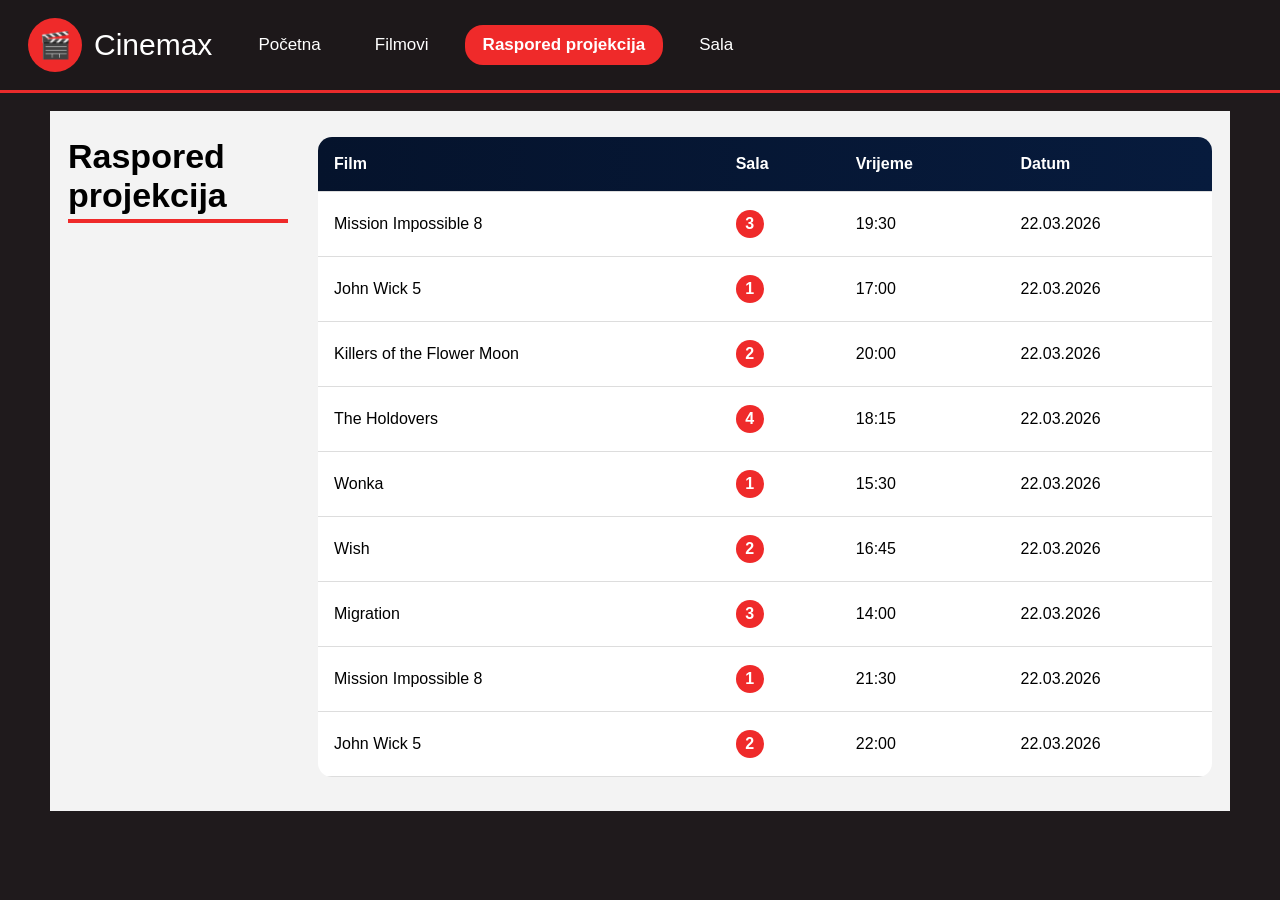
<file: raspored.html>
<!DOCTYPE html>
<html lang="bs">
<head>
    <meta charset="UTF-8">
    <meta name="viewport" content="width=device-width, initial-scale=1.0">
    <title>Cinemax - Raspored projekcija</title>
    <link rel="stylesheet" href="raspored.css">
</head>
<body>
    <nav class="meni">
        <ul>
            <li class="brand">
                <div class="logo-krug">🎬</div>
                <span class="brand-naziv">Cinemax</span>
            </li>
            <li><a href="index.html">Početna</a></li>
            <li><a href="filmovi.html">Filmovi</a></li>
            <li><a href="raspored.html" class="aktivno">Raspored projekcija</a></li>
            <li><a href="sala.html">Sala</a></li>
        </ul>
    </nav>

    <main class="wrapper">
        <aside class="naslov-blok">
            <h2>Raspored projekcija</h2>
        </aside>

        <section class="tabela-wrapper">
            <table>
                <thead>
                    <tr>
                        <th>Film</th>
                        <th>Sala</th>
                        <th>Vrijeme</th>
                        <th>Datum</th>
                    </tr>
                </thead>
                <tbody>
                    <tr><td>Mission Impossible 8</td><td><span class="krug">3</span></td><td>19:30</td><td>22.03.2026</td></tr>
                    <tr><td>John Wick 5</td><td><span class="krug">1</span></td><td>17:00</td><td>22.03.2026</td></tr>
                    <tr><td>Killers of the Flower Moon</td><td><span class="krug">2</span></td><td>20:00</td><td>22.03.2026</td></tr>
                    <tr><td>The Holdovers</td><td><span class="krug">4</span></td><td>18:15</td><td>22.03.2026</td></tr>
                    <tr><td>Wonka</td><td><span class="krug">1</span></td><td>15:30</td><td>22.03.2026</td></tr>
                    <tr><td>Wish</td><td><span class="krug">2</span></td><td>16:45</td><td>22.03.2026</td></tr>
                    <tr><td>Migration</td><td><span class="krug">3</span></td><td>14:00</td><td>22.03.2026</td></tr>
                    <tr><td>Mission Impossible 8</td><td><span class="krug">1</span></td><td>21:30</td><td>22.03.2026</td></tr>
                    <tr><td>John Wick 5</td><td><span class="krug">2</span></td><td>22:00</td><td>22.03.2026</td></tr>
                </tbody>
            </table>
        </section>
    </main>
</body>
</html>
</file>
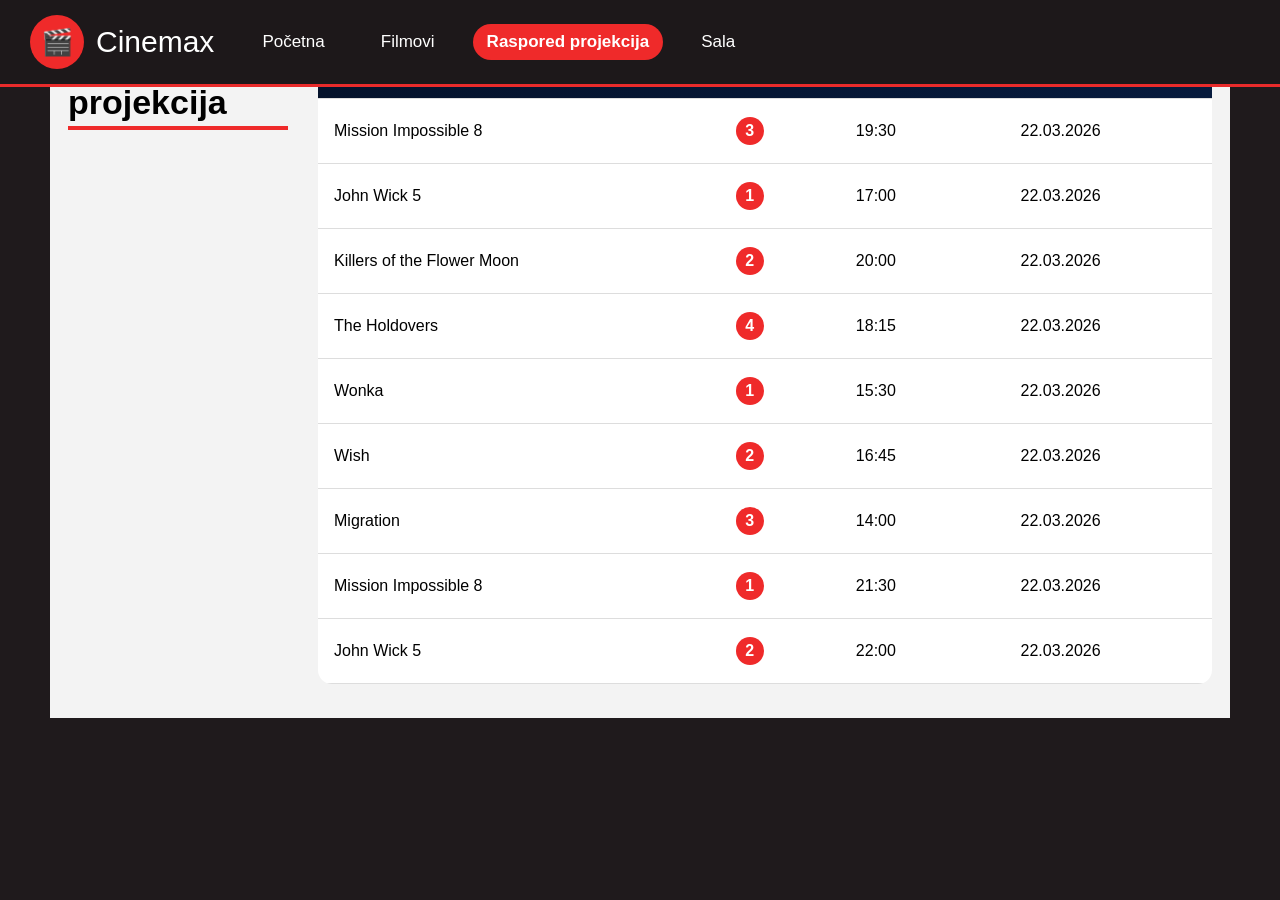
<file: html/raspored.html>
<!DOCTYPE html>
<html lang="bs">
<head>
    <meta charset="UTF-8">
    <meta name="viewport" content="width=device-width, initial-scale=1.0">
    <title>Cinemax - Raspored projekcija</title>
    <link rel="stylesheet" href="../css/raspored.css">
</head>
<body>
    <nav class="meni">
        <ul>
            <li class="brand">
                <div class="logo-krug">🎬</div>
                <span class="brand-naziv">Cinemax</span>
            </li>
            <li><a href="index.html">Početna</a></li>
            <li><a href="filmovi.html">Filmovi</a></li>
            <li><a href="raspored.html" class="aktivno">Raspored projekcija</a></li>
            <li><a href="sala.html">Sala</a></li>
        </ul>
    </nav>

    <main class="wrapper">
        <aside class="naslov-blok">
            <h2>Raspored projekcija</h2>
        </aside>

        <section class="tabela-wrapper">
            <table>
                <thead>
                    <tr>
                        <th>Film</th>
                        <th>Sala</th>
                        <th>Vrijeme</th>
                        <th>Datum</th>
                    </tr>
                </thead>
                <tbody>
                    <tr><td>Mission Impossible 8</td><td><span class="krug">3</span></td><td>19:30</td><td>22.03.2026</td></tr>
                    <tr><td>John Wick 5</td><td><span class="krug">1</span></td><td>17:00</td><td>22.03.2026</td></tr>
                    <tr><td>Killers of the Flower Moon</td><td><span class="krug">2</span></td><td>20:00</td><td>22.03.2026</td></tr>
                    <tr><td>The Holdovers</td><td><span class="krug">4</span></td><td>18:15</td><td>22.03.2026</td></tr>
                    <tr><td>Wonka</td><td><span class="krug">1</span></td><td>15:30</td><td>22.03.2026</td></tr>
                    <tr><td>Wish</td><td><span class="krug">2</span></td><td>16:45</td><td>22.03.2026</td></tr>
                    <tr><td>Migration</td><td><span class="krug">3</span></td><td>14:00</td><td>22.03.2026</td></tr>
                    <tr><td>Mission Impossible 8</td><td><span class="krug">1</span></td><td>21:30</td><td>22.03.2026</td></tr>
                    <tr><td>John Wick 5</td><td><span class="krug">2</span></td><td>22:00</td><td>22.03.2026</td></tr>
                </tbody>
            </table>
        </section>
    </main>
</body>
</html>
</file>
<file: raspored.css>
* {
    margin: 0;
    padding: 0;
    box-sizing: border-box;
}

body {
    font-family: Arial, sans-serif;
    background-color: #1f1a1c;
    min-width: 300px;
}

.meni {
    width: 100%;
    background-color: #1d181a;
    border-bottom: 3px solid #e92b2b;
}

.meni ul {
    list-style: none;
    display: flex;
    align-items: center;
    gap: 18px;
    padding: 18px 28px;
    flex-wrap: nowrap;
}

.brand {
    display: flex;
    align-items: center;
    gap: 12px;
    margin-right: 10px;
}

.logo-krug {
    width: 54px;
    height: 54px;
    border-radius: 50%;
    background-color: #ef2a2a;
    color: white;
    display: flex;
    align-items: center;
    justify-content: center;
    font-size: 26px;
}

.brand-naziv {
    color: white;
    font-size: 30px;
}

.meni a {
    text-decoration: none;
    color: white;
    padding: 10px 18px;
    border-radius: 18px;
    display: inline-block;
    font-size: 17px;
}

.meni a.aktivno {
    background-color: #ef2a2a;
    font-weight: bold;
}

.wrapper {
    max-width: 1180px;
    margin: 18px auto 40px auto;
    background-color: #f3f3f3;
    display: grid;
    grid-template-columns: 220px 1fr;
    gap: 30px;
    padding: 26px 18px 34px 18px;
}

.naslov-blok h2 {
    font-size: 34px;
    display: inline-block;
    border-bottom: 4px solid #ef2a2a;
    padding-bottom: 4px;
}

.tabela-wrapper {
    overflow-x: auto;
}

table {
    width: 100%;
    border-collapse: collapse;
    background-color: white;
    border-radius: 14px;
    overflow: hidden;
}

thead {
    background: linear-gradient(to right, #05132c, #071b3d);
    color: white;
}

th, td {
    padding: 18px 16px;
    text-align: left;
    border-bottom: 1px solid #ddd;
    font-size: 16px;
}

.krug {
    display: inline-flex;
    width: 28px;
    height: 28px;
    border-radius: 50%;
    background-color: #ef2a2a;
    color: white;
    align-items: center;
    justify-content: center;
    font-weight: bold;
}

@media (max-width: 900px) {
    .meni ul {
        flex-direction: column;
        align-items: flex-start;
    }

    .wrapper {
        grid-template-columns: 1fr;
    }
}
</file>
<file: css/raspored.css>
* {
    margin: 0;
    padding: 0;
    box-sizing: border-box;
}

body {
    font-family: Arial, sans-serif;
    background-color: #1f1a1c;
    min-width: 300px;
}

/* ===== MENI (zajednički) ===== */
.meni {
    position: fixed;
    top: 0;
    left: 0;
    width: 100%;
    background-color: #1d181a;
    border-bottom: 3px solid #e92b2b;
    z-index: 1000;
}

.meni ul {
    list-style: none;
    display: flex;
    align-items: center;
    gap: 20px;
    padding: 15px 30px;
    margin: 0;
}

.meni a {
    color: white;
    text-decoration: none;
    font-weight: 500;
}

.meni a.aktivno {
    background: #ef2a2a;
    padding: 8px 14px;
    border-radius: 20px;
}

/* da sadržaj ne ide ispod menija */
.wrapper {
    margin-top: 120px;
}
.brand {
    display: flex;
    align-items: center;
    gap: 12px;
    margin-right: 10px;
}

.logo-krug {
    width: 54px;
    height: 54px;
    border-radius: 50%;
    background-color: #ef2a2a;
    color: white;
    display: flex;
    align-items: center;
    justify-content: center;
    font-size: 26px;
}

.brand-naziv {
    color: white;
    font-size: 30px;
}

.meni a {
    text-decoration: none;
    color: white;
    padding: 10px 18px;
    border-radius: 18px;
    display: inline-block;
    font-size: 17px;
}

.meni a.aktivno {
    background-color: #ef2a2a;
    font-weight: bold;
}

.wrapper {
    max-width: 1180px;
    margin: 18px auto 40px auto;
    background-color: #f3f3f3;
    display: grid;
    grid-template-columns: 220px 1fr;
    gap: 30px;
    padding: 26px 18px 34px 18px;
}

.naslov-blok h2 {
    font-size: 34px;
    display: inline-block;
    border-bottom: 4px solid #ef2a2a;
    padding-bottom: 4px;
}

.tabela-wrapper {
    overflow-x: auto;
}

table {
    width: 100%;
    border-collapse: collapse;
    background-color: white;
    border-radius: 14px;
    overflow: hidden;
}

thead {
    background: linear-gradient(to right, #05132c, #071b3d);
    color: white;
}

th, td {
    padding: 18px 16px;
    text-align: left;
    border-bottom: 1px solid #ddd;
    font-size: 16px;
}

.krug {
    display: inline-flex;
    width: 28px;
    height: 28px;
    border-radius: 50%;
    background-color: #ef2a2a;
    color: white;
    align-items: center;
    justify-content: center;
    font-weight: bold;
}

@media (max-width: 900px) {
    .meni ul {
        flex-direction: column;
        align-items: flex-start;
    }

    .wrapper {
        grid-template-columns: 1fr;
    }
}
</file>
